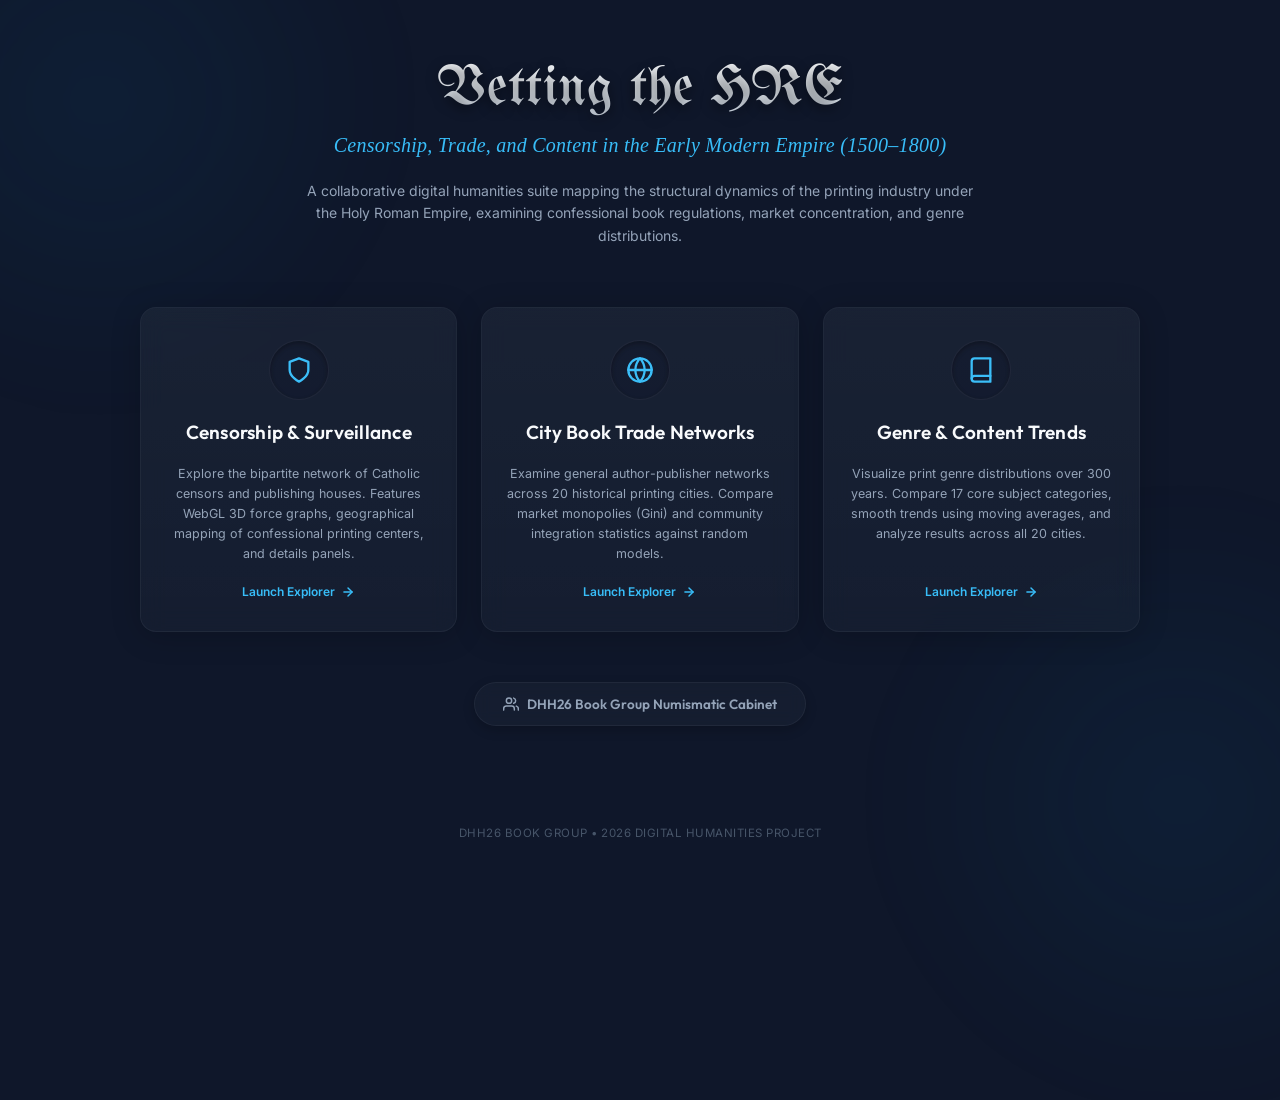
<file: index.html>
<!DOCTYPE html>
<html lang="en">
<head>
    <meta charset="UTF-8">
    <meta name="viewport" content="width=device-width, initial-scale=1.0">
    <meta name="description" content="Explore the collaborative digital humanities suite mapping the structural dynamics of the printing industry under the Holy Roman Empire (1500–1800). Features interactive maps, network graphs, and trend charts.">
    <link rel="icon" href="assets/branding/favicon.svg" type="image/svg+xml">
    <title>Vetting the HRE: Censorship, Trade, and Content in the Early Modern Empire (1500-1800)</title>
    
    <!-- Google Fonts -->
    <link rel="preconnect" href="https://fonts.googleapis.com">
    <link rel="preconnect" href="https://fonts.gstatic.com" crossorigin>
    <link href="https://fonts.googleapis.com/css2?family=Inter:wght@300;400;500;600;700&family=Outfit:wght@400;500;600;700;800&family=UnifrakturMaguntia&family=IM+Fell+English:ital@0;1&display=swap" rel="stylesheet">
    
    <style>
        * {
            box-sizing: border-box;
            margin: 0;
            padding: 0;
        }
        body {
            background-color: #0f172a;
            color: #f8fafc;
            font-family: 'Inter', sans-serif;
            min-height: 100vh;
            display: flex;
            flex-direction: column;
            justify-content: center;
            align-items: center;
            overflow-x: hidden;
            padding: 40px 20px;
        }
        
        /* Background decorative gradients */
        .bg-glow {
            position: absolute;
            width: 600px;
            height: 600px;
            border-radius: 50%;
            background: radial-gradient(circle, rgba(2, 132, 199, 0.08) 0%, transparent 70%);
            z-index: -1;
            filter: blur(40px);
            pointer-events: none;
        }
        .glow-top-left {
            top: -200px;
            left: -200px;
        }
        .glow-bottom-right {
            bottom: -200px;
            right: -200px;
        }
        
        .portal-container {
            max-width: 1000px;
            width: 100%;
            text-align: center;
            display: flex;
            flex-direction: column;
            align-items: center;
            gap: 40px;
            animation: fadeIn 0.8s ease-out;
        }
        
        @keyframes fadeIn {
            from { opacity: 0; transform: translateY(20px); }
            to { opacity: 1; transform: translateY(0); }
        }
        
        header {
            display: flex;
            flex-direction: column;
            align-items: center;
            gap: 12px;
        }
        
        h1 {
            font-family: 'UnifrakturMaguntia', serif;
            font-size: 56px;
            color: #f8fafc;
            font-weight: 400;
            letter-spacing: 0.5px;
            text-shadow: 0 4px 12px rgba(0, 0, 0, 0.5);
            background: linear-gradient(180deg, #f8fafc 0%, #cbd5e1 100%);
            -webkit-background-clip: text;
            -webkit-text-fill-color: transparent;
        }
        
        .subtitle {
            font-family: 'IM Fell English', serif;
            font-style: italic;
            font-size: 20px;
            color: #38bdf8;
            max-width: 750px;
            line-height: 1.5;
            letter-spacing: 0.25px;
        }
        
        .description {
            font-size: 14px;
            color: #94a3b8;
            max-width: 680px;
            line-height: 1.6;
            margin-top: 8px;
        }
        
        /* Grid of dashboard cards */
        .cards-grid {
            display: grid;
            grid-template-columns: repeat(3, 1fr);
            gap: 24px;
            width: 100%;
            margin-top: 20px;
        }
        
        .portal-card {
            background: rgba(30, 41, 59, 0.4);
            border: 1px solid rgba(255, 255, 255, 0.05);
            border-radius: 16px;
            padding: 32px 24px;
            text-decoration: none;
            color: inherit;
            display: flex;
            flex-direction: column;
            align-items: center;
            text-align: center;
            gap: 20px;
            transition: all 0.3s cubic-bezier(0.4, 0, 0.2, 1);
            backdrop-filter: blur(12px);
            box-shadow: 0 4px 30px rgba(0, 0, 0, 0.2);
            position: relative;
            overflow: hidden;
        }
        
        .portal-card::before {
            content: '';
            position: absolute;
            top: 0;
            left: 0;
            width: 100%;
            height: 100%;
            background: linear-gradient(180deg, rgba(255, 255, 255, 0.02) 0%, transparent 100%);
            pointer-events: none;
        }
        
        /* Hover effects */
        .portal-card:hover {
            transform: translateY(-8px);
            border-color: rgba(56, 189, 248, 0.25);
            box-shadow: 0 12px 30px rgba(2, 132, 199, 0.15);
            background: rgba(30, 41, 59, 0.6);
        }
        
        .icon-wrapper {
            width: 60px;
            height: 60px;
            border-radius: 50%;
            background: rgba(15, 23, 42, 0.6);
            display: flex;
            align-items: center;
            justify-content: center;
            border: 1px solid rgba(255, 255, 255, 0.05);
            transition: all 0.3s ease;
            box-shadow: inset 0 2px 4px rgba(0,0,0,0.3);
        }
        
        .portal-card:hover .icon-wrapper {
            background: #0284c7;
            border-color: #38bdf8;
            box-shadow: 0 0 16px rgba(2, 132, 199, 0.4);
        }
        
        .icon-wrapper svg {
            stroke: #38bdf8;
            transition: all 0.3s ease;
        }
        
        .portal-card:hover .icon-wrapper svg {
            stroke: #f8fafc;
            transform: scale(1.1);
        }
        
        .card-title {
            font-family: 'Outfit', sans-serif;
            font-size: 19px;
            font-weight: 600;
            color: #f8fafc;
            letter-spacing: 0.25px;
        }
        
        .card-desc {
            font-size: 12.5px;
            color: #94a3b8;
            line-height: 1.6;
        }
        
        .card-action {
            margin-top: auto;
            font-size: 12px;
            font-weight: 600;
            color: #38bdf8;
            display: flex;
            align-items: center;
            gap: 6px;
            transition: gap 0.2s ease;
        }
        
        .portal-card:hover .card-action {
            color: #7dd3fc;
            gap: 10px;
        }
        
        footer {
            margin-top: 60px;
            font-size: 11.5px;
            color: #475569;
            font-family: 'Inter', sans-serif;
            letter-spacing: 0.5px;
        }
        
        /* Responsive */
        @media (max-width: 900px) {
            .cards-grid {
                grid-template-columns: 1fr;
                max-width: 400px;
            }
            h1 {
                font-size: 38px;
            }
            .subtitle {
                font-size: 16px;
            }
            .team-portal-btn {
                width: 100%;
                max-width: 400px;
                justify-content: center;
                padding: 12px 20px;
                font-size: 12.5px;
            }
        }
        .team-portal-btn {
            text-decoration: none;
            display: inline-flex;
            align-items: center;
            gap: 8px;
            background: rgba(30, 41, 59, 0.4);
            border: 1px solid rgba(255, 255, 255, 0.05);
            padding: 12px 28px;
            border-radius: 30px;
            font-family: 'Outfit', sans-serif;
            font-size: 13.5px;
            font-weight: 600;
            color: #94a3b8;
            transition: all 0.3s ease;
            margin-top: 10px;
            box-shadow: 0 4px 12px rgba(0, 0, 0, 0.2);
            backdrop-filter: blur(8px);
        }
        .team-portal-btn:hover {
            border-color: rgba(56, 189, 248, 0.25);
            color: #38bdf8;
            background: rgba(30, 41, 59, 0.65);
            box-shadow: 0 8px 24px rgba(2, 132, 199, 0.15);
            transform: translateY(-2px);
        }
    </style>
</head>
<body>
    <div class="bg-glow glow-top-left"></div>
    <div class="bg-glow glow-bottom-right"></div>
    
    <div class="portal-container">
        <!-- Brand Header -->
        <header>
            <h1>Vetting the HRE</h1>
            <p class="subtitle">Censorship, Trade, and Content in the Early Modern Empire (1500–1800)</p>
            <p class="description">
                A collaborative digital humanities suite mapping the structural dynamics of the printing industry under the Holy Roman Empire, examining confessional book regulations, market concentration, and genre distributions.
            </p>
        </header>
        
        <!-- Portal Grid -->
        <div class="cards-grid">
            <!-- Card 1: Censorship & Surveillance -->
            <a href="censorship.html" class="portal-card">
                <div class="icon-wrapper">
                    <svg viewBox="0 0 24 24" width="28" height="28" stroke-width="2" fill="none" stroke-linecap="round" stroke-linejoin="round"><path d="M12 22s8-4 8-10V5l-8-3-8 3v7c0 6 8 10 8 10z"></path></svg>
                </div>
                <h2 class="card-title">Censorship & Surveillance</h2>
                <p class="card-desc">
                    Explore the bipartite network of Catholic censors and publishing houses. Features WebGL 3D force graphs, geographical mapping of confessional printing centers, and details panels.
                </p>
                <div class="card-action">
                    <span>Launch Explorer</span>
                    <svg viewBox="0 0 24 24" width="14" height="14" stroke="currentColor" stroke-width="2.5" fill="none" stroke-linecap="round" stroke-linejoin="round"><line x1="5" y1="12" x2="19" y2="12"></line><polyline points="12 5 19 12 12 19"></polyline></svg>
                </div>
            </a>
            
            <!-- Card 2: City Printing Networks -->
            <a href="city_trade.html" class="portal-card">
                <div class="icon-wrapper">
                    <svg viewBox="0 0 24 24" width="28" height="28" stroke-width="2" fill="none" stroke-linecap="round" stroke-linejoin="round"><circle cx="12" cy="12" r="10"></circle><line x1="2" y1="12" x2="22" y2="12"></line><path d="M12 2a15.3 15.3 0 0 1 4 10 15.3 15.3 0 0 1-4 10 15.3 15.3 0 0 1-4-10 15.3 15.3 0 0 1 4-10z"></path></svg>
                </div>
                <h2 class="card-title">City Book Trade Networks</h2>
                <p class="card-desc">
                    Examine general author-publisher networks across 20 historical printing cities. Compare market monopolies (Gini) and community integration statistics against random models.
                </p>
                <div class="card-action">
                    <span>Launch Explorer</span>
                    <svg viewBox="0 0 24 24" width="14" height="14" stroke="currentColor" stroke-width="2.5" fill="none" stroke-linecap="round" stroke-linejoin="round"><line x1="5" y1="12" x2="19" y2="12"></line><polyline points="12 5 19 12 12 19"></polyline></svg>
                </div>
            </a>
            
            <!-- Card 3: Genre Timeline Explorer -->
            <a href="genres.html" class="portal-card">
                <div class="icon-wrapper">
                    <svg viewBox="0 0 24 24" width="28" height="28" stroke-width="2" fill="none" stroke-linecap="round" stroke-linejoin="round"><path d="M4 19.5A2.5 2.5 0 0 1 6.5 17H20"></path><path d="M6.5 2H20v20H6.5A2.5 2.5 0 0 1 4 19.5v-15A2.5 2.5 0 0 1 6.5 2z"></path></svg>
                </div>
                <h2 class="card-title">Genre & Content Trends</h2>
                <p class="card-desc">
                    Visualize print genre distributions over 300 years. Compare 17 core subject categories, smooth trends using moving averages, and analyze results across all 20 cities.
                </p>
                <div class="card-action">
                    <span>Launch Explorer</span>
                    <svg viewBox="0 0 24 24" width="14" height="14" stroke="currentColor" stroke-width="2.5" fill="none" stroke-linecap="round" stroke-linejoin="round"><line x1="5" y1="12" x2="19" y2="12"></line><polyline points="12 5 19 12 12 19"></polyline></svg>
                </div>
            </a>
        </div>
        
        <!-- Team Cabinet Portal Button -->
        <a href="team.html" class="team-portal-btn">
            <svg viewBox="0 0 24 24" width="16" height="16" stroke="currentColor" stroke-width="2.2" fill="none" stroke-linecap="round" stroke-linejoin="round"><path d="M17 21v-2a4 4 0 0 0-4-4H5a4 4 0 0 0-4 4v2"></path><circle cx="9" cy="7" r="4"></circle><path d="M23 21v-2a4 4 0 0 0-3-3.87"></path><path d="M16 3.13a4 4 0 0 1 0 7.75"></path></svg>
            <span>DHH26 Book Group Numismatic Cabinet</span>
        </a>
        
        <footer>
            <span>DHH26 BOOK GROUP • 2026 DIGITAL HUMANITIES PROJECT</span>
        </footer>
    </div>
</body>
</html>
</file>
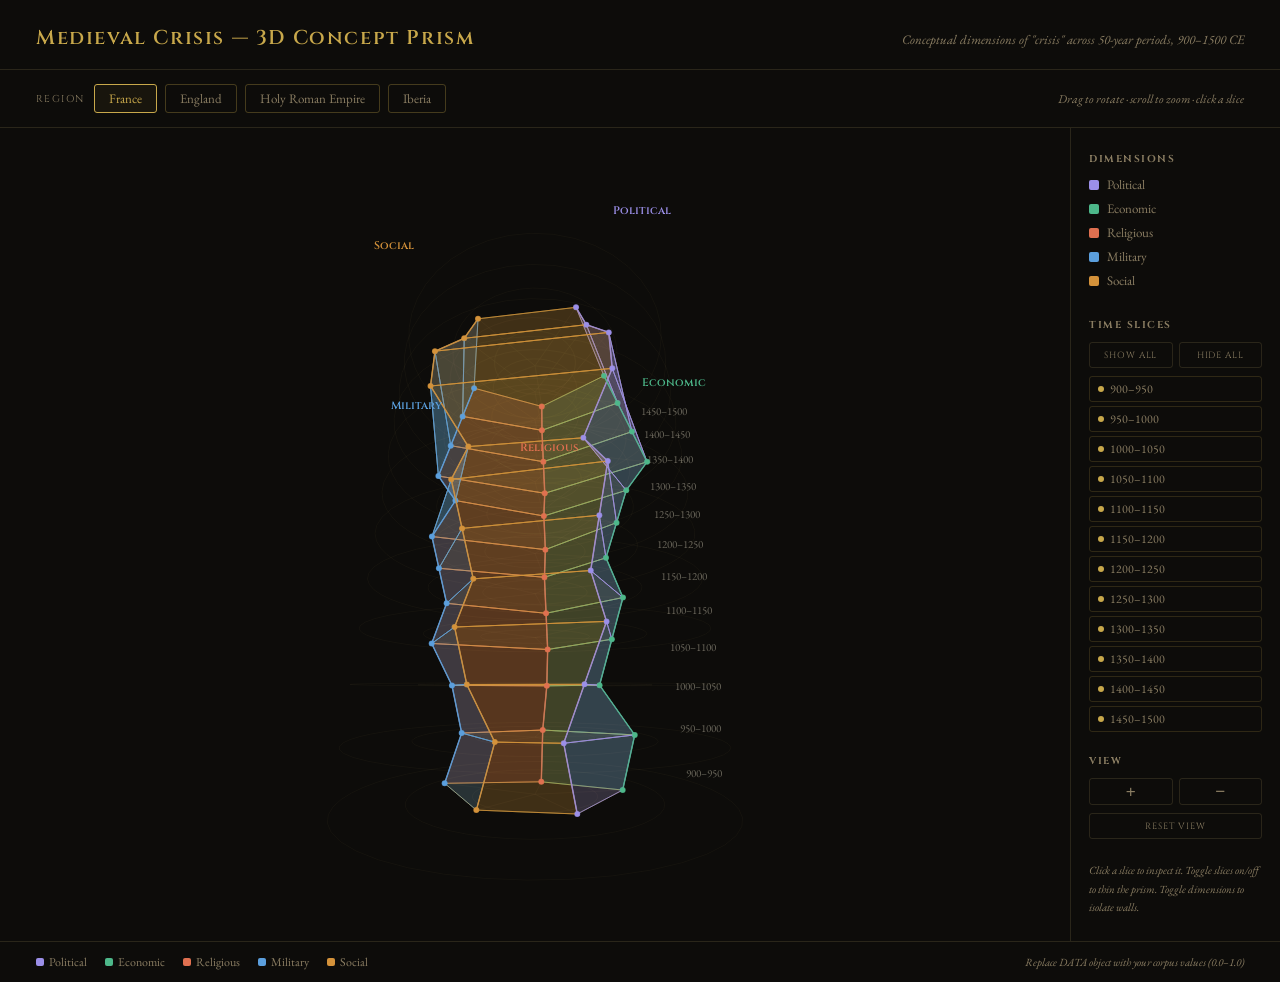
<file: other_stuff/medieval_crisis_3d-2 (2).html>
<!DOCTYPE html>
<html lang="en">
<head>
<meta charset="UTF-8">
<meta name="viewport" content="width=device-width, initial-scale=1.0">
<title>Medieval Crisis — 3D Concept Visualizer</title>
<link rel="preconnect" href="https://fonts.googleapis.com">
<link href="https://fonts.googleapis.com/css2?family=Cinzel:wght@400;600&family=EB+Garamond:ital,wght@0,400;0,500;1,400&display=swap" rel="stylesheet">
<style>
  *, *::before, *::after { box-sizing: border-box; margin: 0; padding: 0; }
  :root {
    --bg: #0d0c0a; --surface: #161410;
    --border: rgba(255,220,140,0.12); --gold: #c8a84b; --gold-dim: rgba(200,168,75,0.3);
    --text: #e8dfc8; --text-dim: #8a7d62;
    --political: #9b8fe8; --economic: #4db88a; --religious: #e07050;
    --military: #5b9fdd; --social: #d4923a;
  }
  body { background:var(--bg); color:var(--text); font-family:'EB Garamond',serif; min-height:100vh; display:flex; flex-direction:column; overflow-x:hidden; }

  header { padding:24px 36px 18px; border-bottom:0.5px solid var(--border); display:flex; align-items:baseline; justify-content:space-between; flex-wrap:wrap; gap:10px; }
  header h1 { font-family:'Cinzel',serif; font-size:20px; font-weight:600; letter-spacing:0.08em; color:var(--gold); }
  header p  { font-size:13px; color:var(--text-dim); font-style:italic; }

  .controls { padding:14px 36px; display:flex; align-items:center; gap:8px; flex-wrap:wrap; border-bottom:0.5px solid var(--border); }
  .ctrl-label { font-family:'Cinzel',serif; font-size:10px; letter-spacing:0.14em; color:var(--text-dim); text-transform:uppercase; margin-right:2px; }
  button.cbtn { background:transparent; border:0.5px solid rgba(200,168,75,0.3); border-radius:3px; padding:5px 14px; font-family:'EB Garamond',serif; font-size:13px; color:var(--text-dim); cursor:pointer; transition:all 0.2s; }
  button.cbtn:hover { border-color:var(--gold); color:var(--text); }
  button.cbtn.on    { border-color:var(--gold); color:var(--gold); background:rgba(200,168,75,0.06); }
  .hint { margin-left:auto; font-size:12px; color:var(--text-dim); font-style:italic; }

  .main { flex:1; display:flex; }
  #wrap { flex:1; position:relative; min-height:560px; }
  canvas { display:block; width:100%; height:100%; cursor:grab; }
  canvas:active { cursor:grabbing; }

  #tooltip { position:absolute; background:rgba(13,12,10,0.96); border:0.5px solid var(--gold-dim); border-radius:4px; padding:11px 15px; font-size:13px; pointer-events:none; display:none; min-width:155px; line-height:2; }
  #tooltip strong { font-family:'Cinzel',serif; font-size:10px; letter-spacing:0.12em; color:var(--gold); display:block; margin-bottom:3px; text-transform:uppercase; }

  .sidebar { width:210px; border-left:0.5px solid var(--border); padding:24px 18px; display:flex; flex-direction:column; gap:22px; overflow-y:auto; }
  .sidebar h3 { font-family:'Cinzel',serif; font-size:10px; letter-spacing:0.15em; color:var(--text-dim); text-transform:uppercase; margin-bottom:10px; }

  .axis-item { display:flex; align-items:center; gap:8px; font-size:13px; color:var(--text-dim); margin-bottom:7px; cursor:pointer; transition:color 0.2s; user-select:none; }
  .axis-item:hover { color:var(--text); }
  .axis-item.muted { opacity:0.28; }
  .axis-dot { width:10px; height:10px; border-radius:2px; flex-shrink:0; }

  /* Slice toggle list */
  .slice-list { display:flex; flex-direction:column; gap:4px; }
  .slice-btn {
    background:transparent; border:0.5px solid rgba(200,168,75,0.18); border-radius:3px;
    padding:4px 8px; font-family:'EB Garamond',serif; font-size:12px; color:var(--text-dim);
    cursor:pointer; text-align:left; transition:all 0.15s; display:flex; align-items:center; gap:6px;
  }
  .slice-btn:hover { border-color:var(--gold-dim); color:var(--text); }
  .slice-btn.selected { border-color:var(--gold); color:var(--gold); background:rgba(200,168,75,0.08); }
  .slice-btn.hidden   { opacity:0.25; }
  .slice-btn .vis-dot { width:6px; height:6px; border-radius:50%; background:var(--gold); flex-shrink:0; transition:opacity 0.15s; }
  .slice-btn.hidden .vis-dot { opacity:0; }

  .btn-row { display:flex; gap:6px; }
  .sm-btn { flex:1; background:transparent; border:0.5px solid var(--border); border-radius:3px; color:var(--text-dim); font-family:'Cinzel',serif; font-size:9px; letter-spacing:0.1em; padding:6px 4px; cursor:pointer; text-transform:uppercase; transition:all 0.15s; }
  .sm-btn:hover { border-color:var(--gold); color:var(--gold); }

  .zoom-row { display:flex; gap:6px; }
  .zoom-row button { flex:1; background:transparent; border:0.5px solid var(--border); border-radius:3px; color:var(--text-dim); font-size:17px; padding:4px; cursor:pointer; line-height:1; transition:all 0.15s; }
  .zoom-row button:hover { border-color:var(--gold); color:var(--gold); }

  #selected-panel { background:rgba(200,168,75,0.04); border:0.5px solid var(--gold-dim); border-radius:4px; padding:12px 14px; display:none; }
  #selected-panel h4 { font-family:'Cinzel',serif; font-size:10px; letter-spacing:0.12em; color:var(--gold); text-transform:uppercase; margin-bottom:8px; }
  .sp-row { display:flex; justify-content:space-between; align-items:center; font-size:12px; color:var(--text-dim); margin-bottom:4px; }
  .sp-val { font-size:13px; color:var(--text); }
  .sp-bar-wrap { width:60px; height:4px; background:rgba(255,255,255,0.08); border-radius:2px; overflow:hidden; }
  .sp-bar { height:100%; border-radius:2px; }

  footer { padding:12px 36px; border-top:0.5px solid var(--border); display:flex; gap:18px; flex-wrap:wrap; align-items:center; }
  .leg { display:flex; align-items:center; gap:5px; font-size:12px; color:var(--text-dim); }
  .leg-dot { width:8px; height:8px; border-radius:2px; }

  @media(max-width:640px){ .sidebar{display:none;} header,.controls,footer{padding-left:14px;padding-right:14px;} }
</style>
</head>
<body>

<header>
  <h1>Medieval Crisis &mdash; 3D Concept Prism</h1>
  <p>Conceptual dimensions of "crisis" across 50-year periods, 900–1500 CE</p>
</header>

<div class="controls">
  <span class="ctrl-label">Region</span>
  <button class="cbtn on" onclick="pick(this,'France')">France</button>
  <button class="cbtn" onclick="pick(this,'England')">England</button>
  <button class="cbtn" onclick="pick(this,'HRE')">Holy Roman Empire</button>
  <button class="cbtn" onclick="pick(this,'Iberia')">Iberia</button>
  <span class="hint">Drag to rotate &middot; scroll to zoom &middot; click a slice</span>
</div>

<div class="main">
  <div id="wrap">
    <canvas id="cv"></canvas>
    <div id="tooltip"></div>
  </div>

  <aside class="sidebar">

    <!-- Selected slice detail panel -->
    <div id="selected-panel">
      <h4 id="sp-title">—</h4>
      <div id="sp-rows"></div>
      <button class="sm-btn" style="width:100%;margin-top:8px;" onclick="clearSelection()">Clear selection</button>
    </div>

    <!-- Dimensions toggle -->
    <div>
      <h3>Dimensions</h3>
      <div class="axis-item" onclick="toggleAxis(this,0)"><span class="axis-dot" style="background:var(--political)"></span>Political</div>
      <div class="axis-item" onclick="toggleAxis(this,1)"><span class="axis-dot" style="background:var(--economic)"></span>Economic</div>
      <div class="axis-item" onclick="toggleAxis(this,2)"><span class="axis-dot" style="background:var(--religious)"></span>Religious</div>
      <div class="axis-item" onclick="toggleAxis(this,3)"><span class="axis-dot" style="background:var(--military)"></span>Military</div>
      <div class="axis-item" onclick="toggleAxis(this,4)"><span class="axis-dot" style="background:var(--social)"></span>Social</div>
    </div>

    <!-- Time slices toggle -->
    <div>
      <h3>Time slices</h3>
      <div class="btn-row" style="margin-bottom:8px;">
        <button class="sm-btn" onclick="setAllSlices(true)">Show all</button>
        <button class="sm-btn" onclick="setAllSlices(false)">Hide all</button>
      </div>
      <div class="slice-list" id="slice-list"></div>
    </div>

    <!-- View -->
    <div>
      <h3>View</h3>
      <div class="zoom-row"><button onclick="zoomBy(1.15)">+</button><button onclick="zoomBy(1/1.15)">−</button></div>
      <button class="sm-btn" style="width:100%;margin-top:8px;" onclick="resetView()">Reset view</button>
    </div>

    <p style="font-size:11px;color:var(--text-dim);font-style:italic;line-height:1.7;">
      Click a slice to inspect it. Toggle slices on/off to thin the prism. Toggle dimensions to isolate walls.
    </p>

  </aside>
</div>

<footer>
  <span class="leg"><span class="leg-dot" style="background:var(--political)"></span>Political</span>
  <span class="leg"><span class="leg-dot" style="background:var(--economic)"></span>Economic</span>
  <span class="leg"><span class="leg-dot" style="background:var(--religious)"></span>Religious</span>
  <span class="leg"><span class="leg-dot" style="background:var(--military)"></span>Military</span>
  <span class="leg"><span class="leg-dot" style="background:var(--social)"></span>Social</span>
  <span style="margin-left:auto;font-size:11px;color:var(--text-dim);font-style:italic;">Replace DATA object with your corpus values (0.0–1.0)</span>
</footer>

<script>
const AXES    = ['Political','Economic','Religious','Military','Social'];
const ACOLS   = ['#9b8fe8','#4db88a','#e07050','#5b9fdd','#d4923a'];
const FILLS   = ['rgba(155,143,232,','rgba(77,184,138,','rgba(224,112,80,','rgba(91,159,221,','rgba(212,146,58,'];
const PERIODS = ['900–950','950–1000','1000–1050','1050–1100','1100–1150','1150–1200',
                 '1200–1250','1250–1300','1300–1350','1350–1400','1400–1450','1450–1500'];

/* ── DATA ─────────────────────────────────────────────────────────────────
   Each row = [Political, Economic, Religious, Military, Social] for one
   50-year slice. Values 0.0–1.0 (normalised salience from your corpus).
   ───────────────────────────────────────────────────────────────────────── */
const DATA = {
  France:  [[.4,.5,.3,.6,.4],[.3,.6,.4,.5,.3],[.5,.4,.7,.6,.5],[.7,.5,.8,.8,.6],
            [.6,.6,.7,.7,.5],[.7,.5,.6,.8,.6],[.8,.6,.7,.9,.7],[.6,.7,.6,.7,.6],
            [.9,.9,.7,.9,.9],[.9,.8,.6,.8,.9],[.7,.7,.5,.7,.7],[.6,.6,.5,.6,.6]],
  England: [[.5,.4,.4,.5,.3],[.6,.5,.5,.6,.4],[.7,.5,.6,.9,.6],[.9,.6,.7,.9,.7],
            [.7,.6,.6,.8,.6],[.8,.7,.6,.7,.7],[.6,.6,.5,.6,.5],[.7,.7,.6,.7,.7],
            [.8,.9,.6,.8,.9],[.9,.8,.5,.7,.9],[.8,.7,.5,.8,.8],[.7,.7,.6,.8,.7]],
  HRE:     [[.6,.4,.5,.5,.4],[.5,.5,.6,.4,.4],[.7,.4,.9,.6,.5],[.9,.5,.9,.7,.7],
            [.8,.6,.8,.7,.6],[.7,.6,.7,.6,.6],[.8,.5,.7,.7,.7],[.7,.6,.6,.6,.6],
            [.8,.8,.7,.7,.8],[.7,.7,.6,.6,.8],[.8,.6,.6,.7,.7],[.7,.7,.7,.8,.7]],
  Iberia:  [[.5,.3,.7,.6,.4],[.5,.4,.8,.7,.4],[.6,.5,.9,.8,.5],[.7,.6,.9,.9,.6],
            [.6,.6,.8,.8,.6],[.7,.6,.8,.8,.6],[.7,.5,.7,.7,.6],[.6,.6,.7,.6,.6],
            [.8,.8,.7,.7,.8],[.7,.8,.6,.6,.8],[.7,.7,.8,.8,.7],[.8,.8,.9,.9,.7]]
};

let country      = 'France';
let rotX = 0.38, rotY = -0.5, zoom = 1;
let dragging     = false, mx0, my0, rx0, ry0;
let axisVisible  = [true,true,true,true,true];
let sliceVisible = Array(PERIODS.length).fill(true);
let selectedSlice = null;  // null = none selected

const cv  = document.getElementById('cv');
const ctx = cv.getContext('2d');
let W, H;

// Build slice toggle buttons
function buildSliceList(){
  const list = document.getElementById('slice-list');
  list.innerHTML = '';
  PERIODS.forEach((p, si) => {
    const btn = document.createElement('button');
    btn.className = 'slice-btn' + (sliceVisible[si] ? '' : ' hidden');
    btn.id = 'sbtn-' + si;
    btn.innerHTML = `<span class="vis-dot"></span>${p}`;
    btn.onclick = () => toggleSlice(si);
    list.appendChild(btn);
  });
}

function toggleSlice(si){
  sliceVisible[si] = !sliceVisible[si];
  document.getElementById('sbtn-'+si).classList.toggle('hidden', !sliceVisible[si]);
  if(!sliceVisible[si] && selectedSlice === si) clearSelection();
  draw();
}

function setAllSlices(val){
  sliceVisible = Array(PERIODS.length).fill(val);
  PERIODS.forEach((_,si) => {
    const btn = document.getElementById('sbtn-'+si);
    if(btn) btn.classList.toggle('hidden', !val);
  });
  if(!val) clearSelection();
  draw();
}

function selectSlice(si){
  selectedSlice = (selectedSlice === si) ? null : si;
  PERIODS.forEach((_,i)=>{
    const btn = document.getElementById('sbtn-'+i);
    if(btn) btn.classList.toggle('selected', i === selectedSlice);
  });
  updateSelectedPanel();
  draw();
}

function clearSelection(){
  selectedSlice = null;
  PERIODS.forEach((_,i)=>{
    const btn = document.getElementById('sbtn-'+i);
    if(btn) btn.classList.remove('selected');
  });
  updateSelectedPanel();
  draw();
}

function updateSelectedPanel(){
  const panel = document.getElementById('selected-panel');
  if(selectedSlice === null){ panel.style.display='none'; return; }
  panel.style.display = 'block';
  document.getElementById('sp-title').textContent = PERIODS[selectedSlice];
  const vals = DATA[country][selectedSlice];
  document.getElementById('sp-rows').innerHTML = AXES.map((a,i)=>`
    <div class="sp-row">
      <span style="color:${ACOLS[i]}">${a}</span>
      <div style="display:flex;align-items:center;gap:6px;">
        <div class="sp-bar-wrap"><div class="sp-bar" style="width:${Math.round(vals[i]*100)}%;background:${ACOLS[i]}"></div></div>
        <span class="sp-val">${Math.round(vals[i]*100)}%</span>
      </div>
    </div>`).join('');
}

// ── 3D projection ──────────────────────────────────────────────────────────
function resize(){
  const r = cv.parentElement.getBoundingClientRect();
  W = cv.width  = r.width  * devicePixelRatio;
  H = cv.height = r.height * devicePixelRatio;
  cv.style.width = r.width+'px'; cv.style.height = r.height+'px';
  draw();
}

function proj(x,y,z){
  const cy=Math.cos(rotY),sy=Math.sin(rotY);
  const cx=Math.cos(rotX),sx=Math.sin(rotX);
  const x1=cy*x+sy*z, z1=-sy*x+cy*z;
  const y1=cx*y-sx*z1, z2=sx*y+cx*z1;
  const fov=5*zoom, sc=W*0.36/(fov+z2);
  return [W/2+x1*sc, H/2-y1*sc, sc, z2];
}

function axisAngle(ai){ return (ai/AXES.length)*Math.PI*2 - Math.PI/2; }

function slicePts(vals,R,yOff){
  return vals.map((v,i)=>{
    const a=axisAngle(i);
    return [Math.cos(a)*v*R, yOff, Math.sin(a)*v*R];
  });
}

// Map visible slice indices to a compact y-axis (so gaps left by hidden slices close up)
function visibleYMap(){
  const data = DATA[country];
  const visIdx = PERIODS.map((_,i)=>i).filter(i=>sliceVisible[i]);
  const N = visIdx.length;
  const gap = 0.52, baseY = -(N-1)*gap/2;
  const map = {}; // originalIndex -> yOff
  visIdx.forEach((si,rank) => { map[si] = baseY + rank*gap; });
  return {map, visIdx, gap, baseY, N};
}

function draw(){
  ctx.clearRect(0,0,W,H);
  const data = DATA[country];
  const {map, visIdx, gap, N} = visibleYMap();
  if(N === 0) return;
  const R = 1.9;
  const gridCol   = 'rgba(255,220,140,0.07)';
  const labelCol  = 'rgba(232,223,200,0.4)';

  // Precompute projected points for visible slices
  const allProj = {};
  visIdx.forEach(si => {
    allProj[si] = slicePts(data[si],R,map[si]).map(p=>proj(p[0],p[1],p[2]));
  });

  const faces = [];

  // lateral quad walls between consecutive visible slices
  for(let ri=0; ri<visIdx.length-1; ri++){
    const si  = visIdx[ri];
    const si2 = visIdx[ri+1];
    for(let ai=0; ai<AXES.length; ai++){
      if(!axisVisible[ai] && !axisVisible[(ai+1)%AXES.length]) continue;
      const ai2=(ai+1)%AXES.length;
      const p00=allProj[si][ai],   p01=allProj[si][ai2];
      const p10=allProj[si2][ai],  p11=allProj[si2][ai2];
      const zAvg=(p00[3]+p01[3]+p10[3]+p11[3])/4;
      // dimming: if a slice is selected, non-adjacent walls are faded
      const adjacent = (selectedSlice===null || selectedSlice===si || selectedSlice===si2);
      faces.push({type:'quad', pts:[p00,p01,p11,p10], ai, si, zAvg, adjacent});
    }
  }

  // spider face per visible slice
  visIdx.forEach(si => {
    const pts=allProj[si];
    const zAvg=pts.reduce((s,p)=>s+p[3],0)/pts.length;
    const isSelected = selectedSlice===si;
    const dimmed = selectedSlice!==null && !isSelected;
    faces.push({type:'spider', pts, si, zAvg, isSelected, dimmed});
  });

  faces.sort((a,b)=>b.zAvg-a.zAvg);

  for(const f of faces){
    if(f.type==='quad'){
      const [p00,p01,p11,p10]=f.pts;
      ctx.beginPath();
      ctx.moveTo(p00[0],p00[1]); ctx.lineTo(p01[0],p01[1]);
      ctx.lineTo(p11[0],p11[1]); ctx.lineTo(p10[0],p10[1]);
      ctx.closePath();
      const alpha = f.adjacent ? (axisVisible[f.ai] ? 0.2 : 0.04) : 0.05;
      ctx.fillStyle   = FILLS[f.ai]+alpha+')';
      ctx.fill();
      const strokeA = f.adjacent ? (axisVisible[f.ai] ? 'bb' : '22') : '22';
      ctx.strokeStyle = ACOLS[f.ai]+strokeA;
      ctx.lineWidth=1; ctx.stroke();

    } else if(f.type==='spider'){
      const {pts,si,isSelected,dimmed}=f;
      const yOff=map[si];
      const baseAlpha = dimmed ? 0.15 : 1;

      // grid rings
      for(let ri=1;ri<=3;ri++){
        const rr=ri/3;
        const rpts=[];
        for(let i=0;i<=48;i++){
          const a=(i/48)*Math.PI*2;
          rpts.push(proj(Math.cos(a)*R*rr,yOff,Math.sin(a)*R*rr));
        }
        ctx.beginPath();
        rpts.forEach((p,i)=>i?ctx.lineTo(p[0],p[1]):ctx.moveTo(p[0],p[1]));
        ctx.strokeStyle=`rgba(255,220,140,${0.07*baseAlpha})`; ctx.lineWidth=0.5; ctx.stroke();
      }

      // spokes
      for(let ai=0;ai<AXES.length;ai++){
        const c=proj(0,yOff,0), t=pts[ai];
        ctx.beginPath(); ctx.moveTo(c[0],c[1]); ctx.lineTo(t[0],t[1]);
        ctx.strokeStyle=`rgba(255,220,140,${0.07*baseAlpha})`; ctx.lineWidth=0.5; ctx.stroke();
      }

      // filled spider
      ctx.beginPath();
      pts.forEach((p,i)=>i?ctx.lineTo(p[0],p[1]):ctx.moveTo(p[0],p[1]));
      ctx.closePath();
      if(isSelected){
        ctx.fillStyle='rgba(200,168,75,0.22)';
        ctx.strokeStyle='rgba(200,168,75,0.9)';
        ctx.lineWidth=2;
      } else {
        ctx.fillStyle=`rgba(200,168,75,${0.07*baseAlpha})`;
        ctx.strokeStyle=`rgba(200,168,75,${0.55*baseAlpha})`;
        ctx.lineWidth=1;
      }
      ctx.fill(); ctx.stroke();

      // axis dots
      pts.forEach((p,ai)=>{
        if(!axisVisible[ai]) return;
        ctx.beginPath(); ctx.arc(p[0],p[1],3*devicePixelRatio,0,Math.PI*2);
        ctx.fillStyle = isSelected ? ACOLS[ai] : ACOLS[ai]+(dimmed?'44':'cc');
        ctx.fill();
      });

      // period label
      const lp=proj(R+0.3,yOff,0);
      ctx.font=`${Math.round(10.5*devicePixelRatio)}px 'EB Garamond',serif`;
      ctx.fillStyle=isSelected?'rgba(200,168,75,0.9)':`rgba(232,223,200,${0.42*baseAlpha})`;
      ctx.textAlign='left';
      if(isSelected){
        ctx.font=`500 ${Math.round(11*devicePixelRatio)}px 'Cinzel',serif`;
      }
      ctx.fillText(PERIODS[si], lp[0], lp[1]+4);
    }
  }

  // vertical ridge lines per axis
  for(let ai=0;ai<AXES.length;ai++){
    if(!axisVisible[ai]) continue;
    ctx.beginPath();
    visIdx.forEach((si,ri)=>{
      const p=allProj[si][ai];
      ri===0?ctx.moveTo(p[0],p[1]):ctx.lineTo(p[0],p[1]);
    });
    ctx.strokeStyle=ACOLS[ai]+(selectedSlice===null?'cc':'55');
    ctx.lineWidth=1.5; ctx.stroke();

    visIdx.forEach(si=>{
      const p=allProj[si][ai];
      const isSel = selectedSlice===si;
      ctx.beginPath(); ctx.arc(p[0],p[1],isSel?4*devicePixelRatio:2.5*devicePixelRatio,0,Math.PI*2);
      ctx.fillStyle=ACOLS[ai]+(selectedSlice===null||isSel?'':'55');
      ctx.fill();
    });
  }

  // axis labels above topmost visible slice
  const topSi = visIdx[visIdx.length-1];
  for(let ai=0;ai<AXES.length;ai++){
    if(!axisVisible[ai]) continue;
    const a=axisAngle(ai), yOff=map[topSi];
    const lp=proj(Math.cos(a)*(R+0.48),yOff,Math.sin(a)*(R+0.48));
    ctx.font=`600 ${Math.round(11*devicePixelRatio)}px 'Cinzel',serif`;
    ctx.fillStyle=ACOLS[ai]; ctx.textAlign='center';
    ctx.fillText(AXES[ai],lp[0],lp[1]);
  }
}

// Click to select a slice
cv.addEventListener('click', e=>{
  if(Math.abs(e.clientX-mx0)>4 || Math.abs(e.clientY-my0)>4) return; // was a drag
  const rect=cv.getBoundingClientRect();
  const px=(e.clientX-rect.left)*devicePixelRatio;
  const py=(e.clientY-rect.top)*devicePixelRatio;
  const data=DATA[country];
  const {map,visIdx}=visibleYMap();
  const R=1.9;
  let best=null, bestD=36*devicePixelRatio;
  visIdx.forEach(si=>{
    const pts=slicePts(data[si],R,map[si]).map(p=>proj(p[0],p[1],p[2]));
    const cx=pts.reduce((s,p)=>s+p[0],0)/pts.length;
    const cy=pts.reduce((s,p)=>s+p[1],0)/pts.length;
    const d=Math.hypot(px-cx,py-cy);
    if(d<bestD){bestD=d;best=si;}
  });
  if(best!==null) selectSlice(best);
});

// Hover tooltip
cv.addEventListener('mousemove', e=>{
  if(dragging){
    rotY=ry0+(e.clientX-mx0)*0.012;
    rotX=rx0+(e.clientY-my0)*0.012;
    rotX=Math.max(-1.1,Math.min(1.1,rotX));
    draw(); return;
  }
  const rect=cv.getBoundingClientRect();
  const px=(e.clientX-rect.left)*devicePixelRatio;
  const py=(e.clientY-rect.top)*devicePixelRatio;
  const data=DATA[country];
  const {map,visIdx}=visibleYMap();
  const R=1.9;
  let best=null, bestD=28*devicePixelRatio;
  visIdx.forEach(si=>{
    const pts=slicePts(data[si],R,map[si]).map(p=>proj(p[0],p[1],p[2]));
    const cx=pts.reduce((s,p)=>s+p[0],0)/pts.length;
    const cy=pts.reduce((s,p)=>s+p[1],0)/pts.length;
    const d=Math.hypot(px-cx,py-cy);
    if(d<bestD){bestD=d;best={si,vals:data[si]};}
  });
  const tt=document.getElementById('tooltip');
  if(best){
    tt.style.display='block';
    tt.style.left=(e.clientX-rect.left+16)+'px';
    tt.style.top=(e.clientY-rect.top-8)+'px';
    tt.innerHTML=`<strong>${PERIODS[best.si]}</strong>`+
      AXES.map((a,i)=>`<span style="color:${ACOLS[i]}">${a}</span>: ${Math.round(best.vals[i]*100)}%`).join('<br>');
  } else { tt.style.display='none'; }
});

cv.addEventListener('mouseleave',()=>document.getElementById('tooltip').style.display='none');
cv.addEventListener('mousedown',e=>{dragging=true;mx0=e.clientX;my0=e.clientY;rx0=rotX;ry0=rotY;});
window.addEventListener('mouseup',()=>{dragging=false;});
cv.addEventListener('wheel',e=>{
  e.preventDefault();
  zoom*=1+e.deltaY*0.001;
  zoom=Math.max(0.3,Math.min(4,zoom));
  draw();
},{passive:false});

let lt=null,lrx,lry;
cv.addEventListener('touchstart',e=>{lt={x:e.touches[0].clientX,y:e.touches[0].clientY};lrx=rotX;lry=rotY;});
cv.addEventListener('touchmove',e=>{
  e.preventDefault();
  if(!lt)return;
  rotY=lry+(e.touches[0].clientX-lt.x)*0.015;
  rotX=lrx+(e.touches[0].clientY-lt.y)*0.015;
  rotX=Math.max(-1.1,Math.min(1.1,rotX));
  draw();
},{passive:false});

window.pick=function(btn,c){
  document.querySelectorAll('.cbtn').forEach(b=>b.classList.remove('on'));
  btn.classList.add('on'); country=c;
  clearSelection(); updateSelectedPanel(); draw();
};
window.toggleAxis=function(el,ai){
  axisVisible[ai]=!axisVisible[ai];
  el.classList.toggle('muted',!axisVisible[ai]); draw();
};
window.zoomBy=function(f){ zoom=Math.max(0.3,Math.min(4,zoom*f)); draw(); };
window.resetView=function(){ rotX=0.38; rotY=-0.5; zoom=1; draw(); };

window.addEventListener('resize',resize);
buildSliceList();
resize();
</script>
</body>
</html>
</file>
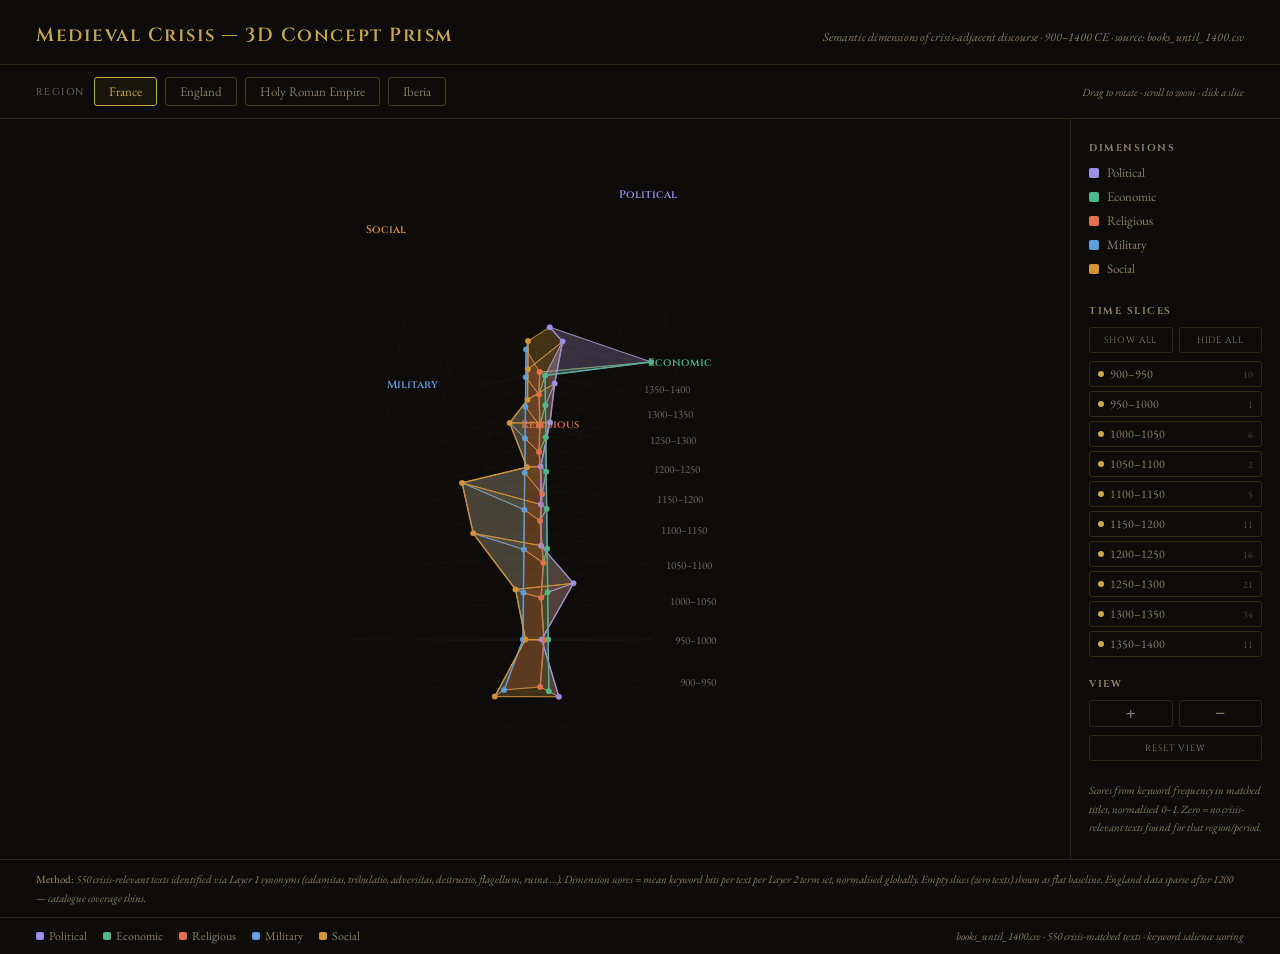
<file: other_stuff/medieval_crisis_3d-synonyms.html>
<!DOCTYPE html>
<html lang="en">
<head>
<meta charset="UTF-8">
<meta name="viewport" content="width=device-width, initial-scale=1.0">
<title>Medieval Crisis — 3D Concept Prism</title>
<link rel="preconnect" href="https://fonts.googleapis.com">
<link href="https://fonts.googleapis.com/css2?family=Cinzel:wght@400;600&family=EB+Garamond:ital,wght@0,400;0,500;1,400&display=swap" rel="stylesheet">
<style>
  *,*::before,*::after{box-sizing:border-box;margin:0;padding:0;}
  :root{
    --bg:#0d0c0a;--border:rgba(255,220,140,0.12);--gold:#c8a84b;--gold-dim:rgba(200,168,75,0.3);
    --text:#e8dfc8;--text-dim:#8a7d62;
    --c0:#9b8fe8;--c1:#4db88a;--c2:#e07050;--c3:#5b9fdd;--c4:#d4923a;
  }
  body{background:var(--bg);color:var(--text);font-family:'EB Garamond',serif;min-height:100vh;display:flex;flex-direction:column;}

  header{padding:22px 36px 16px;border-bottom:0.5px solid var(--border);display:flex;align-items:baseline;justify-content:space-between;flex-wrap:wrap;gap:10px;}
  header h1{font-family:'Cinzel',serif;font-size:19px;font-weight:600;letter-spacing:0.08em;color:var(--gold);}
  header p{font-size:12px;color:var(--text-dim);font-style:italic;}

  .controls{padding:12px 36px;display:flex;align-items:center;gap:8px;flex-wrap:wrap;border-bottom:0.5px solid var(--border);}
  .ctrl-label{font-family:'Cinzel',serif;font-size:10px;letter-spacing:0.14em;color:var(--text-dim);text-transform:uppercase;margin-right:2px;}
  button.cbtn{background:transparent;border:0.5px solid rgba(200,168,75,0.3);border-radius:3px;padding:5px 14px;font-family:'EB Garamond',serif;font-size:13px;color:var(--text-dim);cursor:pointer;transition:all .2s;}
  button.cbtn:hover{border-color:var(--gold);color:var(--text);}
  button.cbtn.on{border-color:var(--gold);color:var(--gold);background:rgba(200,168,75,0.06);}
  .hint{margin-left:auto;font-size:11px;color:var(--text-dim);font-style:italic;}

  .main{flex:1;display:flex;}
  #wrap{flex:1;position:relative;min-height:560px;}
  canvas{display:block;width:100%;height:100%;cursor:grab;}
  canvas:active{cursor:grabbing;}

  #tooltip{position:absolute;background:rgba(13,12,10,0.96);border:0.5px solid var(--gold-dim);border-radius:4px;padding:10px 14px;font-size:13px;pointer-events:none;display:none;min-width:165px;line-height:1.9;}
  #tooltip strong{font-family:'Cinzel',serif;font-size:10px;letter-spacing:0.12em;color:var(--gold);display:block;margin-bottom:2px;text-transform:uppercase;}
  #tooltip .tt-sub{font-size:11px;color:var(--text-dim);font-style:italic;display:block;margin-bottom:4px;}

  .sidebar{width:210px;border-left:0.5px solid var(--border);padding:22px 18px;display:flex;flex-direction:column;gap:20px;overflow-y:auto;}
  .sidebar h3{font-family:'Cinzel',serif;font-size:10px;letter-spacing:0.15em;color:var(--text-dim);text-transform:uppercase;margin-bottom:9px;}

  .axis-item{display:flex;align-items:center;gap:8px;font-size:13px;color:var(--text-dim);margin-bottom:7px;cursor:pointer;transition:color .2s;user-select:none;}
  .axis-item:hover{color:var(--text);}
  .axis-item.muted{opacity:0.28;}
  .axis-dot{width:10px;height:10px;border-radius:2px;flex-shrink:0;}

  .slice-list{display:flex;flex-direction:column;gap:4px;}
  .slice-btn{background:transparent;border:0.5px solid rgba(200,168,75,0.18);border-radius:3px;padding:4px 8px;font-family:'EB Garamond',serif;font-size:12px;color:var(--text-dim);cursor:pointer;text-align:left;transition:all .15s;display:flex;align-items:center;gap:6px;}
  .slice-btn:hover{border-color:var(--gold-dim);color:var(--text);}
  .slice-btn.selected{border-color:var(--gold);color:var(--gold);background:rgba(200,168,75,0.08);}
  .slice-btn.hidden{opacity:0.25;}
  .slice-btn .vdot{width:6px;height:6px;border-radius:50%;background:var(--gold);flex-shrink:0;}
  .slice-btn.hidden .vdot{opacity:0;}

  .btn-row{display:flex;gap:6px;}
  .sm-btn{flex:1;background:transparent;border:0.5px solid var(--border);border-radius:3px;color:var(--text-dim);font-family:'Cinzel',serif;font-size:9px;letter-spacing:.1em;padding:6px 4px;cursor:pointer;text-transform:uppercase;transition:all .15s;}
  .sm-btn:hover{border-color:var(--gold);color:var(--gold);}
  .zoom-row{display:flex;gap:6px;}
  .zoom-row button{flex:1;background:transparent;border:0.5px solid var(--border);border-radius:3px;color:var(--text-dim);font-size:17px;padding:4px;cursor:pointer;line-height:1;transition:all .15s;}
  .zoom-row button:hover{border-color:var(--gold);color:var(--gold);}

  #sel-panel{background:rgba(200,168,75,0.04);border:0.5px solid var(--gold-dim);border-radius:4px;padding:12px 14px;display:none;}
  #sel-panel h4{font-family:'Cinzel',serif;font-size:10px;letter-spacing:.12em;color:var(--gold);text-transform:uppercase;margin-bottom:2px;}
  .sp-sub{font-size:11px;color:var(--text-dim);font-style:italic;margin-bottom:8px;display:block;}
  .sp-row{display:flex;justify-content:space-between;align-items:center;font-size:12px;color:var(--text-dim);margin-bottom:4px;}
  .sp-bar-wrap{width:55px;height:4px;background:rgba(255,255,255,0.08);border-radius:2px;overflow:hidden;}
  .sp-bar{height:100%;border-radius:2px;}

  /* methodology note */
  #method-note{padding:10px 36px;border-top:0.5px solid var(--border);font-size:11px;color:var(--text-dim);font-style:italic;line-height:1.7;}

  footer{padding:10px 36px;border-top:0.5px solid var(--border);display:flex;gap:16px;flex-wrap:wrap;align-items:center;}
  .leg{display:flex;align-items:center;gap:5px;font-size:12px;color:var(--text-dim);}
  .leg-dot{width:8px;height:8px;border-radius:2px;}
  @media(max-width:640px){.sidebar{display:none;}header,.controls,footer,#method-note{padding-left:14px;padding-right:14px;}}
</style>
</head>
<body>

<header>
  <h1>Medieval Crisis — 3D Concept Prism</h1>
  <p>Semantic dimensions of crisis-adjacent discourse · 900–1400 CE · source: books_until_1400.csv</p>
</header>

<div class="controls">
  <span class="ctrl-label">Region</span>
  <button class="cbtn on" onclick="pick(this,'France')">France</button>
  <button class="cbtn" onclick="pick(this,'England')">England</button>
  <button class="cbtn" onclick="pick(this,'HRE')">Holy Roman Empire</button>
  <button class="cbtn" onclick="pick(this,'Iberia')">Iberia</button>
  <span class="hint">Drag to rotate · scroll to zoom · click a slice</span>
</div>

<div class="main">
  <div id="wrap">
    <canvas id="cv"></canvas>
    <div id="tooltip"></div>
  </div>
  <aside class="sidebar">
    <div id="sel-panel">
      <h4 id="sp-title">—</h4>
      <span class="sp-sub" id="sp-sub"></span>
      <div id="sp-rows"></div>
      <button class="sm-btn" style="width:100%;margin-top:8px;" onclick="clearSel()">Clear selection</button>
    </div>
    <div>
      <h3>Dimensions</h3>
      <div class="axis-item" onclick="toggleAxis(this,0)"><span class="axis-dot" style="background:var(--c0)"></span>Political</div>
      <div class="axis-item" onclick="toggleAxis(this,1)"><span class="axis-dot" style="background:var(--c1)"></span>Economic</div>
      <div class="axis-item" onclick="toggleAxis(this,2)"><span class="axis-dot" style="background:var(--c2)"></span>Religious</div>
      <div class="axis-item" onclick="toggleAxis(this,3)"><span class="axis-dot" style="background:var(--c3)"></span>Military</div>
      <div class="axis-item" onclick="toggleAxis(this,4)"><span class="axis-dot" style="background:var(--c4)"></span>Social</div>
    </div>
    <div>
      <h3>Time slices</h3>
      <div class="btn-row" style="margin-bottom:8px;">
        <button class="sm-btn" onclick="setAll(true)">Show all</button>
        <button class="sm-btn" onclick="setAll(false)">Hide all</button>
      </div>
      <div class="slice-list" id="slice-list"></div>
    </div>
    <div>
      <h3>View</h3>
      <div class="zoom-row"><button onclick="zoomBy(1.15)">+</button><button onclick="zoomBy(1/1.15)">−</button></div>
      <button class="sm-btn" style="width:100%;margin-top:8px;" onclick="resetView()">Reset view</button>
    </div>
    <p style="font-size:11px;color:var(--text-dim);font-style:italic;line-height:1.7;">
      Scores from keyword frequency in matched titles, normalised 0–1. Zero = no crisis-relevant texts found for that region/period.
    </p>
  </aside>
</div>

<div id="method-note">
  <strong style="font-weight:500;font-style:normal;color:var(--text-dim);">Method:</strong>
  550 crisis-relevant texts identified via Layer 1 synonyms (calamitas, tribulatio, adversitas, destructio, flagellum, ruina …).
  Dimension scores = mean keyword hits per text per Layer 2 term set, normalised globally.
  Empty slices (zero texts) shown as flat baseline.
  England data sparse after 1200 — catalogue coverage thins.
</div>

<footer>
  <span class="leg"><span class="leg-dot" style="background:var(--c0)"></span>Political</span>
  <span class="leg"><span class="leg-dot" style="background:var(--c1)"></span>Economic</span>
  <span class="leg"><span class="leg-dot" style="background:var(--c2)"></span>Religious</span>
  <span class="leg"><span class="leg-dot" style="background:var(--c3)"></span>Military</span>
  <span class="leg"><span class="leg-dot" style="background:var(--c4)"></span>Social</span>
  <span style="margin-left:auto;font-size:11px;color:var(--text-dim);font-style:italic;">books_until_1400.csv · 550 crisis-matched texts · keyword salience scoring</span>
</footer>

<script>
const AXES    = ['Political','Economic','Religious','Military','Social'];
const ACOLS   = ['#9b8fe8','#4db88a','#e07050','#5b9fdd','#d4923a'];
const FILLS   = ['rgba(155,143,232,','rgba(77,184,138,','rgba(224,112,80,','rgba(91,159,221,','rgba(212,146,58,'];
const PERIODS = ['900–950','950–1000','1000–1050','1050–1100','1100–1150','1150–1200',
                 '1200–1250','1250–1300','1300–1350','1350–1400'];

/* ── REAL DATA ──────────────────────────────────────────────────────────────
   Source: books_until_1400.csv filtered by Layer 1 crisis synonyms (n=550).
   Scores = normalised keyword salience per dimension (Layer 2 terms).
   0.0 = no texts found for this region/period combination.
   Values [Political, Economic, Religious, Military, Social]
   ────────────────────────────────────────────────────────────────────────── */
const DATA = {
  France:  [[0.254,0.08,0.25,0.2,0.3],[0.08,0.08,0.5,0.08,0.08],[0.423,0.08,0.333,0.08,0.167],[0.08,0.08,0.5,0.08,0.5],[0.08,0.08,0.3,0.08,0.6],[0.08,0.08,0.455,0.08,0.08],[0.212,0.08,0.25,0.08,0.25],[0.282,0.08,0.31,0.08,0.08],[0.398,0.08,0.265,0.08,0.08],[0.231,1.0,0.318,0.08,0.08]],
  England: [[0.762,0.08,0.08,0.1,0.08],[0.0,0.0,0.0,0.0,0.0],[0.564,0.08,0.125,0.333,0.08],[0.08,0.08,0.25,0.08,0.5],[0.769,0.08,0.08,0.091,0.08],[0.08,0.08,0.08,1.0,0.08],[1.0,0.08,0.08,0.182,0.08],[0.0,0.0,0.0,0.0,0.0],[0.0,0.0,0.0,0.0,0.0],[0.0,0.0,0.0,0.0,0.0]],
  HRE:     [[0.08,0.08,0.357,0.08,0.429],[0.08,0.08,0.08,0.08,1.0],[0.08,0.08,0.75,0.08,0.08],[0.08,0.08,1.0,0.08,0.08],[0.08,0.08,0.5,0.08,0.4],[0.08,0.08,0.375,0.08,0.25],[0.08,0.08,0.5,0.08,0.158],[0.115,0.08,0.409,0.08,0.136],[0.141,0.08,0.361,0.08,0.167],[0.212,0.458,0.417,0.083,0.083]],
  Iberia:  [[0.08,0.08,0.08,0.08,1.0],[0.0,0.0,0.0,0.0,0.0],[0.141,0.917,0.083,0.333,0.167],[0.423,0.08,0.08,0.08,0.5],[0.0,0.0,0.0,0.0,0.0],[0.635,0.08,0.125,0.08,0.5],[0.08,0.08,0.458,0.08,0.083],[0.423,0.08,0.167,0.08,0.167],[0.121,0.08,0.393,0.08,0.179],[0.0,0.0,0.0,0.0,0.0]],
};

/* text counts per region per period index */
const COUNTS = {
  France:  {0:10,1:1,2:6,3:2,4:5,5:11,6:16,7:21,8:34,9:11},
  England: {0:10,1:0,2:12,3:2,4:11,5:1,6:11,7:0,8:0,9:0},
  HRE:     {0:7,1:1,2:2,3:2,4:5,5:12,6:19,7:22,8:18,9:12},
  Iberia:  {0:1,1:0,2:6,3:2,4:0,5:4,6:24,7:6,8:28,9:0},
};

let country='France', rotX=0.38, rotY=-0.5, zoom=1;
let dragging=false, mx0,my0,rx0,ry0;
let axisVisible=[true,true,true,true,true];
let sliceVisible=Array(PERIODS.length).fill(true);
let selectedSlice=null;
const cv=document.getElementById('cv'), ctx=cv.getContext('2d');
let W,H;

function resize(){
  const r=cv.parentElement.getBoundingClientRect();
  W=cv.width=r.width*devicePixelRatio; H=cv.height=r.height*devicePixelRatio;
  cv.style.width=r.width+'px'; cv.style.height=r.height+'px'; draw();
}

function proj(x,y,z){
  const cy=Math.cos(rotY),sy=Math.sin(rotY),cx=Math.cos(rotX),sx=Math.sin(rotX);
  const x1=cy*x+sy*z,z1=-sy*x+cy*z;
  const y1=cx*y-sx*z1,z2=sx*y+cx*z1;
  const fov=5*zoom,sc=W*0.36/(fov+z2);
  return [W/2+x1*sc,H/2-y1*sc,sc,z2];
}
function axisAngle(ai){return (ai/AXES.length)*Math.PI*2-Math.PI/2;}
function slicePts(vals,R,yOff){
  return vals.map((v,i)=>{const a=axisAngle(i);return [Math.cos(a)*v*R,yOff,Math.sin(a)*v*R];});
}
function visYMap(){
  const vis=PERIODS.map((_,i)=>i).filter(i=>sliceVisible[i]);
  const N=vis.length,gap=0.52,baseY=-(N-1)*gap/2;
  const map={};
  vis.forEach((si,rank)=>{map[si]=baseY+rank*gap;});
  return {map,vis,gap,N};
}

function buildSliceList(){
  const list=document.getElementById('slice-list');
  list.innerHTML='';
  PERIODS.forEach((p,si)=>{
    const n=COUNTS[country][si]||0;
    const btn=document.createElement('button');
    btn.className='slice-btn'+(sliceVisible[si]?'':' hidden');
    btn.id='sb-'+si;
    btn.innerHTML=`<span class="vdot"></span>${p}<span style="margin-left:auto;font-size:10px;opacity:.5">${n}</span>`;
    btn.onclick=()=>toggleSlice(si);
    list.appendChild(btn);
  });
}

function toggleSlice(si){
  sliceVisible[si]=!sliceVisible[si];
  document.getElementById('sb-'+si).classList.toggle('hidden',!sliceVisible[si]);
  if(!sliceVisible[si]&&selectedSlice===si) clearSel();
  draw();
}
function setAll(v){
  sliceVisible=Array(PERIODS.length).fill(v);
  PERIODS.forEach((_,si)=>{const b=document.getElementById('sb-'+si);if(b)b.classList.toggle('hidden',!v);});
  if(!v) clearSel();
  draw();
}
function selectSlice(si){
  selectedSlice=(selectedSlice===si)?null:si;
  PERIODS.forEach((_,i)=>{const b=document.getElementById('sb-'+i);if(b)b.classList.toggle('selected',i===selectedSlice);});
  updatePanel(); draw();
}
function clearSel(){
  selectedSlice=null;
  PERIODS.forEach((_,i)=>{const b=document.getElementById('sb-'+i);if(b)b.classList.remove('selected');});
  updatePanel(); draw();
}
function updatePanel(){
  const panel=document.getElementById('sel-panel');
  if(selectedSlice===null){panel.style.display='none';return;}
  panel.style.display='block';
  document.getElementById('sp-title').textContent=PERIODS[selectedSlice];
  const n=COUNTS[country][selectedSlice]||0;
  const empty=DATA[country][selectedSlice].every(v=>v===0);
  document.getElementById('sp-sub').textContent=empty?'No texts in corpus for this region/period':`${n} crisis-relevant texts`;
  const vals=DATA[country][selectedSlice];
  document.getElementById('sp-rows').innerHTML=AXES.map((a,i)=>`
    <div class="sp-row">
      <span style="color:${ACOLS[i]}">${a}</span>
      <div style="display:flex;align-items:center;gap:6px;">
        <div class="sp-bar-wrap"><div class="sp-bar" style="width:${Math.round(vals[i]*100)}%;background:${ACOLS[i]}"></div></div>
        <span style="font-size:13px;color:var(--text)">${Math.round(vals[i]*100)}%</span>
      </div>
    </div>`).join('');
}

function draw(){
  ctx.clearRect(0,0,W,H);
  const data=DATA[country];
  const {map,vis,N}=visYMap();
  if(N===0)return;
  const R=1.9;
  const allP={};
  vis.forEach(si=>{allP[si]=slicePts(data[si],R,map[si]).map(p=>proj(p[0],p[1],p[2]));});
  const faces=[];

  for(let ri=0;ri<vis.length-1;ri++){
    const si=vis[ri],si2=vis[ri+1];
    const empty=data[si].every(v=>v===0), empty2=data[si2].every(v=>v===0);
    for(let ai=0;ai<AXES.length;ai++){
      if(!axisVisible[ai]&&!axisVisible[(ai+1)%AXES.length])continue;
      const ai2=(ai+1)%AXES.length;
      const p00=allP[si][ai],p01=allP[si][ai2],p10=allP[si2][ai],p11=allP[si2][ai2];
      const zAvg=(p00[3]+p01[3]+p10[3]+p11[3])/4;
      const adj=selectedSlice===null||selectedSlice===si||selectedSlice===si2;
      faces.push({type:'quad',pts:[p00,p01,p11,p10],ai,si,zAvg,adj,empty:empty&&empty2});
    }
  }
  vis.forEach(si=>{
    const pts=allP[si],zAvg=pts.reduce((s,p)=>s+p[3],0)/pts.length;
    const isSel=selectedSlice===si,dimmed=selectedSlice!==null&&!isSel;
    const empty=data[si].every(v=>v===0);
    faces.push({type:'spider',pts,si,zAvg,isSel,dimmed,empty});
  });
  faces.sort((a,b)=>b.zAvg-a.zAvg);

  for(const f of faces){
    if(f.type==='quad'){
      const [p00,p01,p11,p10]=f.pts;
      ctx.beginPath();
      ctx.moveTo(p00[0],p00[1]);ctx.lineTo(p01[0],p01[1]);
      ctx.lineTo(p11[0],p11[1]);ctx.lineTo(p10[0],p10[1]);
      ctx.closePath();
      const alpha=f.empty?0.03:(f.adj?(axisVisible[f.ai]?0.22:0.04):0.05);
      ctx.fillStyle=FILLS[f.ai]+alpha+')';ctx.fill();
      ctx.strokeStyle=ACOLS[f.ai]+(f.empty?'18':(f.adj?(axisVisible[f.ai]?'bb':'22'):'22'));
      ctx.lineWidth=1;ctx.stroke();
    } else {
      const {pts,si,isSel,dimmed,empty}=f;
      const yOff=map[si],ba=dimmed?0.15:1;
      for(let ri=1;ri<=3;ri++){
        const rr=ri/3,rp=[];
        for(let i=0;i<=48;i++){const a=(i/48)*Math.PI*2;rp.push(proj(Math.cos(a)*R*rr,yOff,Math.sin(a)*R*rr));}
        ctx.beginPath();rp.forEach((p,i)=>i?ctx.lineTo(p[0],p[1]):ctx.moveTo(p[0],p[1]));
        ctx.strokeStyle=`rgba(255,220,140,${0.06*ba})`;ctx.lineWidth=0.5;ctx.stroke();
      }
      for(let ai=0;ai<AXES.length;ai++){
        const c=proj(0,yOff,0),t=pts[ai];
        ctx.beginPath();ctx.moveTo(c[0],c[1]);ctx.lineTo(t[0],t[1]);
        ctx.strokeStyle=`rgba(255,220,140,${0.06*ba})`;ctx.lineWidth=0.5;ctx.stroke();
      }
      ctx.beginPath();pts.forEach((p,i)=>i?ctx.lineTo(p[0],p[1]):ctx.moveTo(p[0],p[1]));ctx.closePath();
      if(empty){
        ctx.fillStyle='rgba(200,168,75,0.03)';ctx.strokeStyle='rgba(200,168,75,0.15)';ctx.lineWidth=0.5;
      } else if(isSel){
        ctx.fillStyle='rgba(200,168,75,0.22)';ctx.strokeStyle='rgba(200,168,75,0.9)';ctx.lineWidth=2;
      } else {
        ctx.fillStyle=`rgba(200,168,75,${0.07*ba})`;ctx.strokeStyle=`rgba(200,168,75,${0.5*ba})`;ctx.lineWidth=1;
      }
      ctx.fill();ctx.stroke();
      if(!empty){
        pts.forEach((p,ai)=>{
          if(!axisVisible[ai])return;
          ctx.beginPath();ctx.arc(p[0],p[1],3*devicePixelRatio,0,Math.PI*2);
          ctx.fillStyle=isSel?ACOLS[ai]:ACOLS[ai]+(dimmed?'44':'cc');ctx.fill();
        });
      }
      const lp=proj(R+0.3,yOff,0);
      const isEmpty=empty;
      ctx.font=isSel?`500 ${Math.round(11*devicePixelRatio)}px 'Cinzel',serif`:`${Math.round(10.5*devicePixelRatio)}px 'EB Garamond',serif`;
      ctx.fillStyle=isSel?'rgba(200,168,75,0.9)':isEmpty?`rgba(232,223,200,${0.18*ba})`:`rgba(232,223,200,${0.42*ba})`;
      ctx.textAlign='left';ctx.fillText(PERIODS[si],lp[0],lp[1]+4);
      if(isEmpty){
        const lp2=proj(R+0.3,yOff,0);
        ctx.font=`${Math.round(9*devicePixelRatio)}px 'EB Garamond',serif`;
        ctx.fillStyle=`rgba(232,223,200,0.18)`;
        ctx.fillText('no data',lp2[0],lp2[1]+14);
      }
    }
  }

  for(let ai=0;ai<AXES.length;ai++){
    if(!axisVisible[ai])continue;
    ctx.beginPath();
    vis.forEach((si,ri)=>{const p=allP[si][ai];ri===0?ctx.moveTo(p[0],p[1]):ctx.lineTo(p[0],p[1]);});
    ctx.strokeStyle=ACOLS[ai]+(selectedSlice===null?'cc':'55');ctx.lineWidth=1.5;ctx.stroke();
    vis.forEach(si=>{
      const p=allP[si][ai],isSel=selectedSlice===si;
      const empty=DATA[country][si].every(v=>v===0);
      ctx.beginPath();ctx.arc(p[0],p[1],isSel?4*devicePixelRatio:2.5*devicePixelRatio,0,Math.PI*2);
      ctx.fillStyle=empty?ACOLS[ai]+'33':ACOLS[ai]+(selectedSlice===null||isSel?'':'55');ctx.fill();
    });
  }

  const topSi=vis[vis.length-1];
  for(let ai=0;ai<AXES.length;ai++){
    if(!axisVisible[ai])continue;
    const a=axisAngle(ai),yOff=map[topSi];
    const lp=proj(Math.cos(a)*(R+0.5),yOff,Math.sin(a)*(R+0.5));
    ctx.font=`600 ${Math.round(11*devicePixelRatio)}px 'Cinzel',serif`;
    ctx.fillStyle=ACOLS[ai];ctx.textAlign='center';ctx.fillText(AXES[ai],lp[0],lp[1]);
  }
}

cv.addEventListener('click',e=>{
  if(Math.abs(e.clientX-mx0)>4||Math.abs(e.clientY-my0)>4)return;
  const rect=cv.getBoundingClientRect();
  const px=(e.clientX-rect.left)*devicePixelRatio,py=(e.clientY-rect.top)*devicePixelRatio;
  const {map,vis}=visYMap();const R=1.9;
  let best=null,bestD=36*devicePixelRatio;
  vis.forEach(si=>{
    const pts=slicePts(DATA[country][si],R,map[si]).map(p=>proj(p[0],p[1],p[2]));
    const cx=pts.reduce((s,p)=>s+p[0],0)/pts.length,cy=pts.reduce((s,p)=>s+p[1],0)/pts.length;
    const d=Math.hypot(px-cx,py-cy);if(d<bestD){bestD=d;best=si;}
  });
  if(best!==null)selectSlice(best);
});

cv.addEventListener('mousemove',e=>{
  if(dragging){rotY=ry0+(e.clientX-mx0)*0.012;rotX=rx0+(e.clientY-my0)*0.012;rotX=Math.max(-1.1,Math.min(1.1,rotX));draw();return;}
  const rect=cv.getBoundingClientRect();
  const px=(e.clientX-rect.left)*devicePixelRatio,py=(e.clientY-rect.top)*devicePixelRatio;
  const {map,vis}=visYMap();const R=1.9;
  let best=null,bestD=28*devicePixelRatio;
  vis.forEach(si=>{
    const pts=slicePts(DATA[country][si],R,map[si]).map(p=>proj(p[0],p[1],p[2]));
    const cx=pts.reduce((s,p)=>s+p[0],0)/pts.length,cy=pts.reduce((s,p)=>s+p[1],0)/pts.length;
    const d=Math.hypot(px-cx,py-cy);if(d<bestD){bestD=d;best={si,vals:DATA[country][si]};}
  });
  const tt=document.getElementById('tooltip');
  if(best){
    const n=COUNTS[country][best.si]||0;
    const empty=best.vals.every(v=>v===0);
    tt.style.display='block';
    tt.style.left=(e.clientX-rect.left+16)+'px';tt.style.top=(e.clientY-rect.top-8)+'px';
    tt.innerHTML=`<strong>${PERIODS[best.si]}</strong><span class="tt-sub">${empty?'No texts in corpus':n+' crisis-relevant texts'}</span>`+
      (empty?'<span style="font-size:12px;color:var(--text-dim)">No data for this region/period</span>':
       AXES.map((a,i)=>`<span style="color:${ACOLS[i]}">${a}</span>: ${Math.round(best.vals[i]*100)}%`).join('<br>'));
  } else {tt.style.display='none';}
});

cv.addEventListener('mouseleave',()=>document.getElementById('tooltip').style.display='none');
cv.addEventListener('mousedown',e=>{dragging=true;mx0=e.clientX;my0=e.clientY;rx0=rotX;ry0=rotY;});
window.addEventListener('mouseup',()=>{dragging=false;});
cv.addEventListener('wheel',e=>{e.preventDefault();zoom*=1+e.deltaY*0.001;zoom=Math.max(0.3,Math.min(4,zoom));draw();},{passive:false});

let lt=null,lrx,lry;
cv.addEventListener('touchstart',e=>{lt={x:e.touches[0].clientX,y:e.touches[0].clientY};lrx=rotX;lry=rotY;});
cv.addEventListener('touchmove',e=>{e.preventDefault();if(!lt)return;rotY=lry+(e.touches[0].clientX-lt.x)*0.015;rotX=lrx+(e.touches[0].clientY-lt.y)*0.015;rotX=Math.max(-1.1,Math.min(1.1,rotX));draw();},{passive:false});

window.pick=function(btn,c){document.querySelectorAll('.cbtn').forEach(b=>b.classList.remove('on'));btn.classList.add('on');country=c;clearSel();buildSliceList();draw();};
window.toggleAxis=function(el,ai){axisVisible[ai]=!axisVisible[ai];el.classList.toggle('muted',!axisVisible[ai]);draw();};
window.zoomBy=function(f){zoom=Math.max(0.3,Math.min(4,zoom*f));draw();};
window.resetView=function(){rotX=0.38;rotY=-0.5;zoom=1;draw();};

window.addEventListener('resize',resize);
buildSliceList();
resize();
</script>
</body>
</html>
</file>
